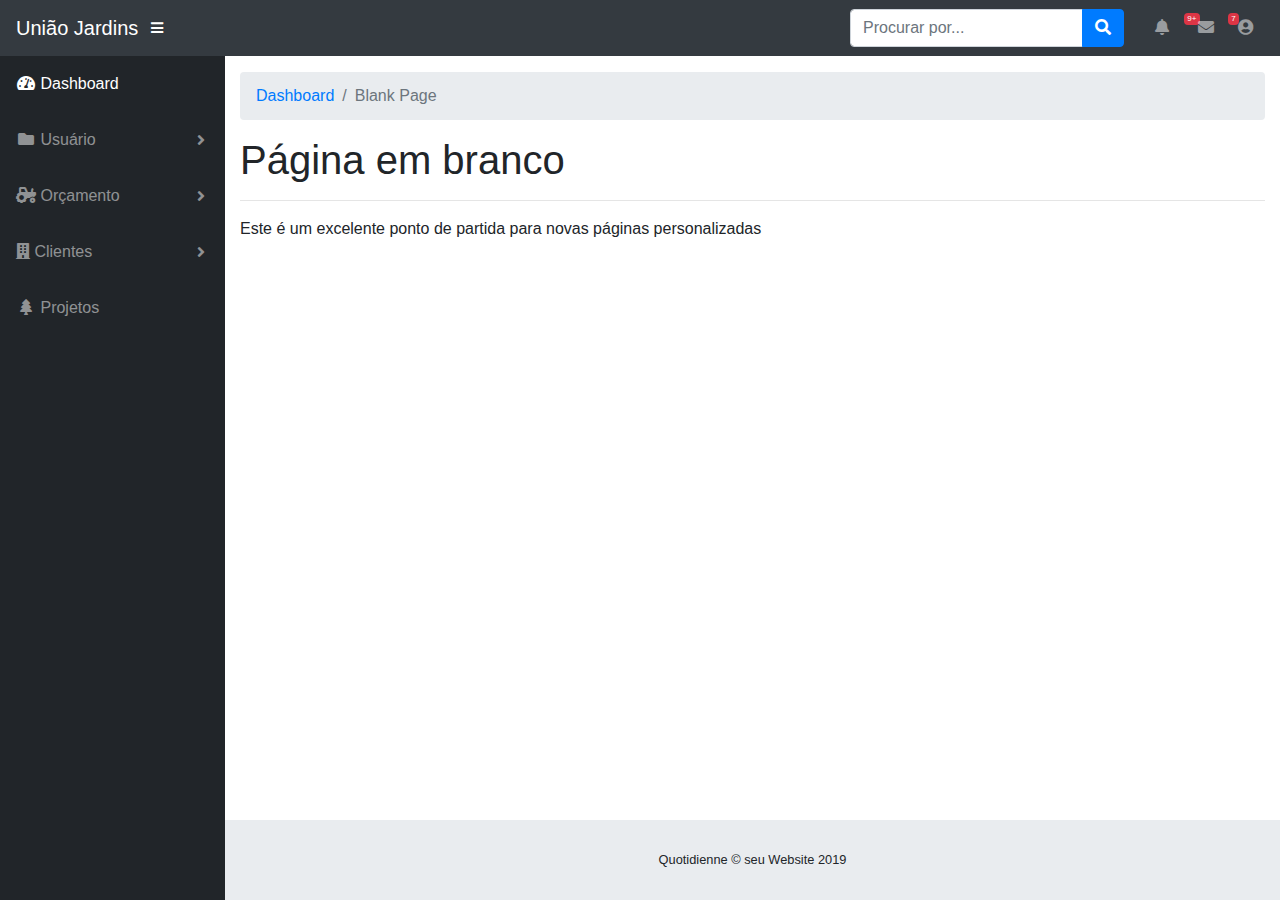
<file: blank.html>
<!DOCTYPE html>
<html lang="en">

<head>

  <meta charset="utf-8">
  <meta http-equiv="X-UA-Compatible" content="IE=edge">
  <meta name="viewport" content="width=device-width, initial-scale=1, shrink-to-fit=no">
  <meta name="description" content="">
  <meta name="author" content="">

  <title>União Jardins - Blank Page</title>

  <!-- Custom fonts for this template-->
  <link href="vendor/fontawesome-free/css/all.min.css" rel="stylesheet" type="text/css">

  <!-- Page level plugin CSS-->
  <link href="vendor/datatables/dataTables.bootstrap4.css" rel="stylesheet">

  <!-- Custom styles for this template-->
  <link href="css/sb-admin.css" rel="stylesheet">

</head>

<body id="page-top">

  <nav class="navbar navbar-expand navbar-dark bg-dark static-top">

    <a class="navbar-brand mr-1" href="index.html">União Jardins</a>

    <button class="btn btn-link btn-sm text-white order-1 order-sm-0" id="sidebarToggle" href="#">
      <i class="fas fa-bars"></i>
    </button>

    <!-- Navbar Search -->
    <form class="d-none d-md-inline-block form-inline ml-auto mr-0 mr-md-3 my-2 my-md-0">
      <div class="input-group">
        <input type="text" class="form-control" placeholder="Procurar por..." aria-label="Search" aria-describedby="basic-addon2">
        <div class="input-group-append">
          <button class="btn btn-primary" type="button">
            <i class="fas fa-search"></i>
          </button>
        </div>
      </div>
    </form>

    <!-- Navbar -->
    <ul class="navbar-nav ml-auto ml-md-0">
      <li class="nav-item dropdown no-arrow mx-1">
        <a class="nav-link dropdown-toggle" href="#" id="alertsDropdown" role="button" data-toggle="dropdown" aria-haspopup="true" aria-expanded="false">
          <i class="fas fa-bell fa-fw"></i>
          <span class="badge badge-danger">9+</span>
        </a>
        <div class="dropdown-menu dropdown-menu-right" aria-labelledby="alertsDropdown">
          <a class="dropdown-item" href="#">Action</a>
          <a class="dropdown-item" href="#">Another action</a>
          <div class="dropdown-divider"></div>
          <a class="dropdown-item" href="#">Something else here</a>
        </div>
      </li>
      <li class="nav-item dropdown no-arrow mx-1">
        <a class="nav-link dropdown-toggle" href="#" id="messagesDropdown" role="button" data-toggle="dropdown" aria-haspopup="true" aria-expanded="false">
          <i class="fas fa-envelope fa-fw"></i>
          <span class="badge badge-danger">7</span>
        </a>
        <div class="dropdown-menu dropdown-menu-right" aria-labelledby="messagesDropdown">
          <a class="dropdown-item" href="#">Action</a>
          <a class="dropdown-item" href="#">Another action</a>
          <div class="dropdown-divider"></div>
          <a class="dropdown-item" href="#">Something else here</a>
        </div>
      </li>
      <li class="nav-item dropdown no-arrow">
        <a class="nav-link dropdown-toggle" href="#" id="userDropdown" role="button" data-toggle="dropdown" aria-haspopup="true" aria-expanded="false">
          <i class="fas fa-user-circle fa-fw"></i>
        </a>
        <div class="dropdown-menu dropdown-menu-right" aria-labelledby="userDropdown">
          <a class="dropdown-item" href="#">Perfil</a>
          <div class="dropdown-divider"></div>
          <a class="dropdown-item" href="#" data-toggle="modal" data-target="#logoutModal">Sair</a>
        </div>
      </li>
    </ul>

  </nav>

  <div id="wrapper">

    <ul class="sidebar navbar-nav">
      <li class="nav-item active">
        <a class="nav-link" href="index.html">
          <i class="fas fa-fw fa-tachometer-alt"></i>
          <span>Dashboard</span>
        </a>
      </li>
      <li class="nav-item dropdown">
        <a class="nav-link dropdown-toggle" href="#" id="pagesDropdown" role="button" data-toggle="dropdown" aria-haspopup="true" aria-expanded="false">
          <i class="fas fa-fw fa-folder"></i>
          <span>Usuário</span>
        </a>
        <div class="dropdown-menu" aria-labelledby="pagesDropdown">
          <!-- <h6 class="dropdown-header">Login Screens:</h6> -->
          <a class="dropdown-item" href="login.html">Login</a>
          <a class="dropdown-item" href="register.html">Register</a>
          <!-- <div class="dropdown-divider"></div>
          <h6 class="dropdown-header">Other Pages:</h6>
          <a class="dropdown-item" href="404.html">404 Page</a>
          <a class="dropdown-item" href="blank.html">Blank Page</a> -->
        </div>
      </li>
      <li class="nav-item dropdown">
        <a class="nav-link dropdown-toggle" href="#" id="pagesDropdown" role="button" data-toggle="dropdown" aria-haspopup="true" aria-expanded="false">
          <i class="fas fa-fw fa-tractor"></i>
          <span>Orçamento</span>
        </a>
        <div class="dropdown-menu" aria-labelledby="pagesDropdown">
          <a class="dropdown-item" href="NovoOrçamento.html">Novo Orçamento</a>
          <a class="dropdown-item" href="tables.html">todos Orçamentos</a>
        </div>
      </li>
      <li class="nav-item dropdown">
        <a class="nav-link dropdown-toggle" href="#" id="pagesDropdown" role="button" data-toggle="dropdown" aria-haspopup="true" aria-expanded="false">
          <i class="fas fa-building"></i>
          <span>Clientes</span>
        </a>
        <div class="dropdown-menu" aria-labelledby="pagesDropdown">
          <a class="dropdown-item" href="NovoOrçamento.html">Novo Cliente</a>
          <a class="dropdown-item" href="tables.html">todos Clientes</a>
        </div>
      </li>
      <li class="nav-item">
        <a class="nav-link" href="charts.html">
          <i class="fas fa-fw fa-tree"></i>
          <span>Projetos</span></a>
      </li>
 
    </ul>

    <div id="content-wrapper">

      <div class="container-fluid">

        <!-- Breadcrumbs-->
        <ol class="breadcrumb">
          <li class="breadcrumb-item">
            <a href="index.html">Dashboard</a>
          </li>
          <li class="breadcrumb-item active">Blank Page</li>
        </ol>

        <!-- Page Content -->
        <h1>Página em branco</h1>
        <hr>
        <p>Este é um excelente ponto de partida para novas páginas personalizadas</p>

      </div>
      <!-- /.container-fluid -->

      <!-- Sticky Footer -->
      <footer class="sticky-footer">
        <div class="container my-auto">
          <div class="copyright text-center my-auto">
            <span>Quotidienne © seu Website 2019</span>
          </div>
        </div>
      </footer>

    </div>
    <!-- /.content-wrapper -->

  </div>
  <!-- /#wrapper -->

  <!-- Scroll to Top Button-->
  <a class="scroll-to-top rounded" href="#page-top">
    <i class="fas fa-angle-up"></i>
  </a>

  <!-- Logout Modal-->
  <div class="modal fade" id="logoutModal" tabindex="-1" role="dialog" aria-labelledby="exampleModalLabel" aria-hidden="true">
    <div class="modal-dialog" role="document">
      <div class="modal-content">
        <div class="modal-header">
          <h5 class="modal-title" id="exampleModalLabel">Ready to Leave?</h5>
          <button class="close" type="button" data-dismiss="modal" aria-label="Close">
            <span aria-hidden="true">×</span>
          </button>
        </div>
        <div class="modal-body">Select "Logout" below if you are ready to end your current session.</div>
        <div class="modal-footer">
          <button class="btn btn-secondary" type="button" data-dismiss="modal">Cancel</button>
          <a class="btn btn-primary" href="login.html">Logout</a>
        </div>
      </div>
    </div>
  </div>

  <!-- Bootstrap core JavaScript-->
  <script src="vendor/jquery/jquery.min.js"></script>
  <script src="vendor/bootstrap/js/bootstrap.bundle.min.js"></script>

  <!-- Core plugin JavaScript-->
  <script src="vendor/jquery-easing/jquery.easing.min.js"></script>

  <!-- Custom scripts for all pages-->
  <script src="js/sb-admin.min.js"></script>

</body>

</html>
</file>
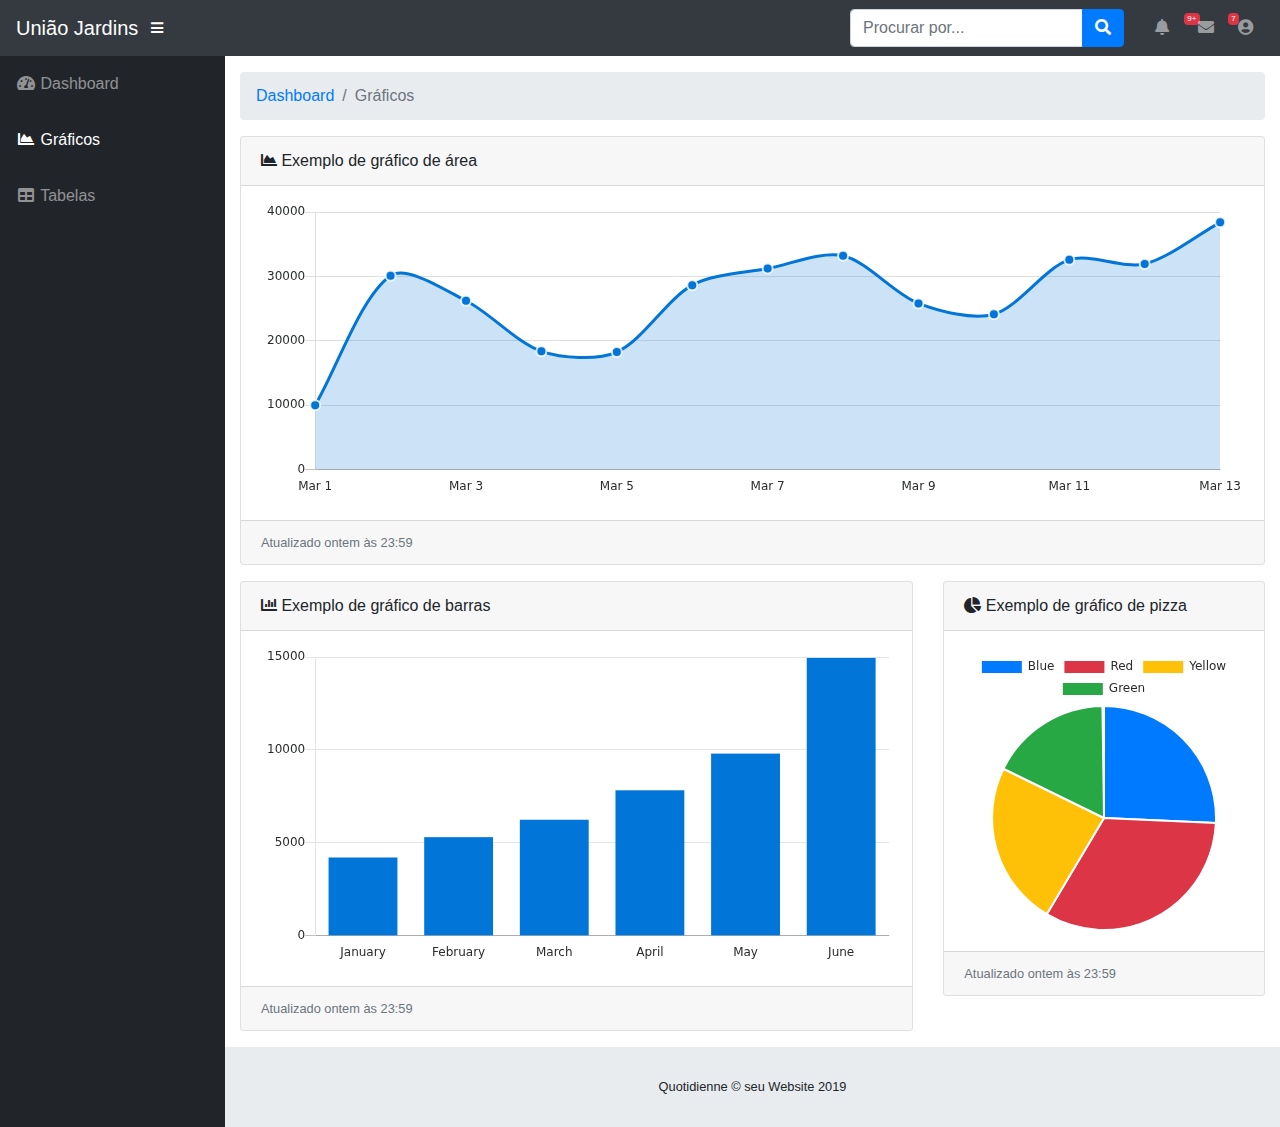
<file: charts.html>
<!DOCTYPE html>
<html lang="en">

<head>

  <meta charset="utf-8">
  <meta http-equiv="X-UA-Compatible" content="IE=edge">
  <meta name="viewport" content="width=device-width, initial-scale=1, shrink-to-fit=no">
  <meta name="description" content="">
  <meta name="author" content="">

  <title>União Jardins</title>

  <!-- Custom fonts for this template-->
  <link href="vendor/fontawesome-free/css/all.min.css" rel="stylesheet" type="text/css">

  <!-- Page level plugin CSS-->
  <link href="vendor/datatables/dataTables.bootstrap4.css" rel="stylesheet">

  <!-- Custom styles for this template-->
  <link href="css/sb-admin.css" rel="stylesheet">

</head>

<body id="page-top">

  <nav class="navbar navbar-expand navbar-dark bg-dark static-top">

    <a class="navbar-brand mr-1" href="index.html">União Jardins</a>

    <button class="btn btn-link btn-sm text-white order-1 order-sm-0" id="sidebarToggle" href="#">
      <i class="fas fa-bars"></i>
    </button>

    <!-- Navbar Search -->
    <form class="d-none d-md-inline-block form-inline ml-auto mr-0 mr-md-3 my-2 my-md-0">
      <div class="input-group">
        <input type="text" class="form-control" placeholder="Procurar por..." aria-label="Search" aria-describedby="basic-addon2">
        <div class="input-group-append">
          <button class="btn btn-primary" type="button">
            <i class="fas fa-search"></i>
          </button>
        </div>
      </div>
    </form>

    <!-- Navbar -->
    <ul class="navbar-nav ml-auto ml-md-0">
      <li class="nav-item dropdown no-arrow mx-1">
        <a class="nav-link dropdown-toggle" href="#" id="alertsDropdown" role="button" data-toggle="dropdown" aria-haspopup="true" aria-expanded="false">
          <i class="fas fa-bell fa-fw"></i>
          <span class="badge badge-danger">9+</span>
        </a>
        <div class="dropdown-menu dropdown-menu-right" aria-labelledby="alertsDropdown">
          <a class="dropdown-item" href="#">Action</a>
          <a class="dropdown-item" href="#">Another action</a>
          <div class="dropdown-divider"></div>
          <a class="dropdown-item" href="#">Something else here</a>
        </div>
      </li>
      <li class="nav-item dropdown no-arrow mx-1">
        <a class="nav-link dropdown-toggle" href="#" id="messagesDropdown" role="button" data-toggle="dropdown" aria-haspopup="true" aria-expanded="false">
          <i class="fas fa-envelope fa-fw"></i>
          <span class="badge badge-danger">7</span>
        </a>
        <div class="dropdown-menu dropdown-menu-right" aria-labelledby="messagesDropdown">
          <a class="dropdown-item" href="#">Action</a>
          <a class="dropdown-item" href="#">Another action</a>
          <div class="dropdown-divider"></div>
          <a class="dropdown-item" href="#">Something else here</a>
        </div>
      </li>
      <li class="nav-item dropdown no-arrow">
        <a class="nav-link dropdown-toggle" href="#" id="userDropdown" role="button" data-toggle="dropdown" aria-haspopup="true" aria-expanded="false">
          <i class="fas fa-user-circle fa-fw"></i>
        </a>
        <div class="dropdown-menu dropdown-menu-right" aria-labelledby="userDropdown">
          <a class="dropdown-item" href="#">Perfil</a>
          <div class="dropdown-divider"></div>
          <a class="dropdown-item" href="#" data-toggle="modal" data-target="#logoutModal">Sair</a>
        </div>
      </li>
    </ul>

  </nav>

  <div id="wrapper">

    <!-- Sidebar -->
    <ul class="sidebar navbar-nav">
      <li class="nav-item">
        <a class="nav-link" href="index.html">
          <i class="fas fa-fw fa-tachometer-alt"></i>
          <span>Dashboard</span>
        </a>
      </li>
      <li class="nav-item active">
        <a class="nav-link" href="charts.html">
          <i class="fas fa-fw fa-chart-area"></i>
          <span>Gráficos</span></a>
      </li>
      <li class="nav-item">
        <a class="nav-link" href="tables.html">
          <i class="fas fa-fw fa-table"></i>
          <span>Tabelas</span></a>
      </li>
    </ul>

    <div id="content-wrapper">

      <div class="container-fluid">

        <!-- Breadcrumbs-->
        <ol class="breadcrumb">
          <li class="breadcrumb-item">
            <a href="#">Dashboard</a>
          </li>
          <li class="breadcrumb-item active">Gráficos</li>
        </ol>

        <!-- Area Chart Example-->
        <div class="card mb-3">
          <div class="card-header">
            <i class="fas fa-chart-area"></i>
           Exemplo de gráfico de área</div>
          <div class="card-body">
            <canvas id="myAreaChart" width="100%" height="30"></canvas>
          </div>
          <div class="card-footer small text-muted">
            Atualizado ontem às 23:59
          </div>
        </div>

        <div class="row">
          <div class="col-lg-8">
            <div class="card mb-3">
              <div class="card-header">
                <i class="fas fa-chart-bar"></i>
                Exemplo de gráfico de barras</div>
              <div class="card-body">
                <canvas id="myBarChart" width="100%" height="50"></canvas>
              </div>
              <div class="card-footer small text-muted">
                Atualizado ontem às 23:59
              </div>
            </div>
          </div>
          <div class="col-lg-4">
            <div class="card mb-3">
              <div class="card-header">
                <i class="fas fa-chart-pie"></i>
                Exemplo de gráfico de pizza</div>
              <div class="card-body">
                <canvas id="myPieChart" width="100%" height="100"></canvas>
              </div>
              <div class="card-footer small text-muted">
                Atualizado ontem às 23:59
              </div>
            </div>
          </div>
        </div>

        <!-- <p class="small text-center text-muted my-5">
          <em>More chart examples coming soon...</em>
        </p> -->

      </div>
      <!-- /.container-fluid -->

      <!-- Sticky Footer -->
      <footer class="sticky-footer">
        <div class="container my-auto">
          <div class="copyright text-center my-auto">
            <span>Quotidienne © seu Website 2019</span>
          </div>
        </div>
      </footer>

    </div>
    <!-- /.content-wrapper -->

  </div>
  <!-- /#wrapper -->

  <!-- Scroll to Top Button-->
  <a class="scroll-to-top rounded" href="#page-top">
    <i class="fas fa-angle-up"></i>
  </a>

  <!-- Logout Modal-->
  <div class="modal fade" id="logoutModal" tabindex="-1" role="dialog" aria-labelledby="exampleModalLabel" aria-hidden="true">
    <div class="modal-dialog" role="document">
      <div class="modal-content">
        <div class="modal-header">
          <h5 class="modal-title" id="exampleModalLabel">Ready to Leave?</h5>
          <button class="close" type="button" data-dismiss="modal" aria-label="Close">
            <span aria-hidden="true">×</span>
          </button>
        </div>
        <div class="modal-body">Select "Logout" below if you are ready to end your current session.</div>
        <div class="modal-footer">
          <button class="btn btn-secondary" type="button" data-dismiss="modal">Cancel</button>
          <a class="btn btn-primary" href="login.html">Logout</a>
        </div>
      </div>
    </div>
  </div>

  <!-- Bootstrap core JavaScript-->
  <script src="vendor/jquery/jquery.min.js"></script>
  <script src="vendor/bootstrap/js/bootstrap.bundle.min.js"></script>

  <!-- Core plugin JavaScript-->
  <script src="vendor/jquery-easing/jquery.easing.min.js"></script>

  <!-- Page level plugin JavaScript-->
  <script src="vendor/chart.js/Chart.min.js"></script>

  <!-- Custom scripts for all pages-->
  <script src="js/sb-admin.min.js"></script>

  <!-- Demo scripts for this page-->
  <script src="js/demo/chart-area-demo.js"></script>
  <script src="js/demo/chart-bar-demo.js"></script>
  <script src="js/demo/chart-pie-demo.js"></script>

</body>

</html>
</file>
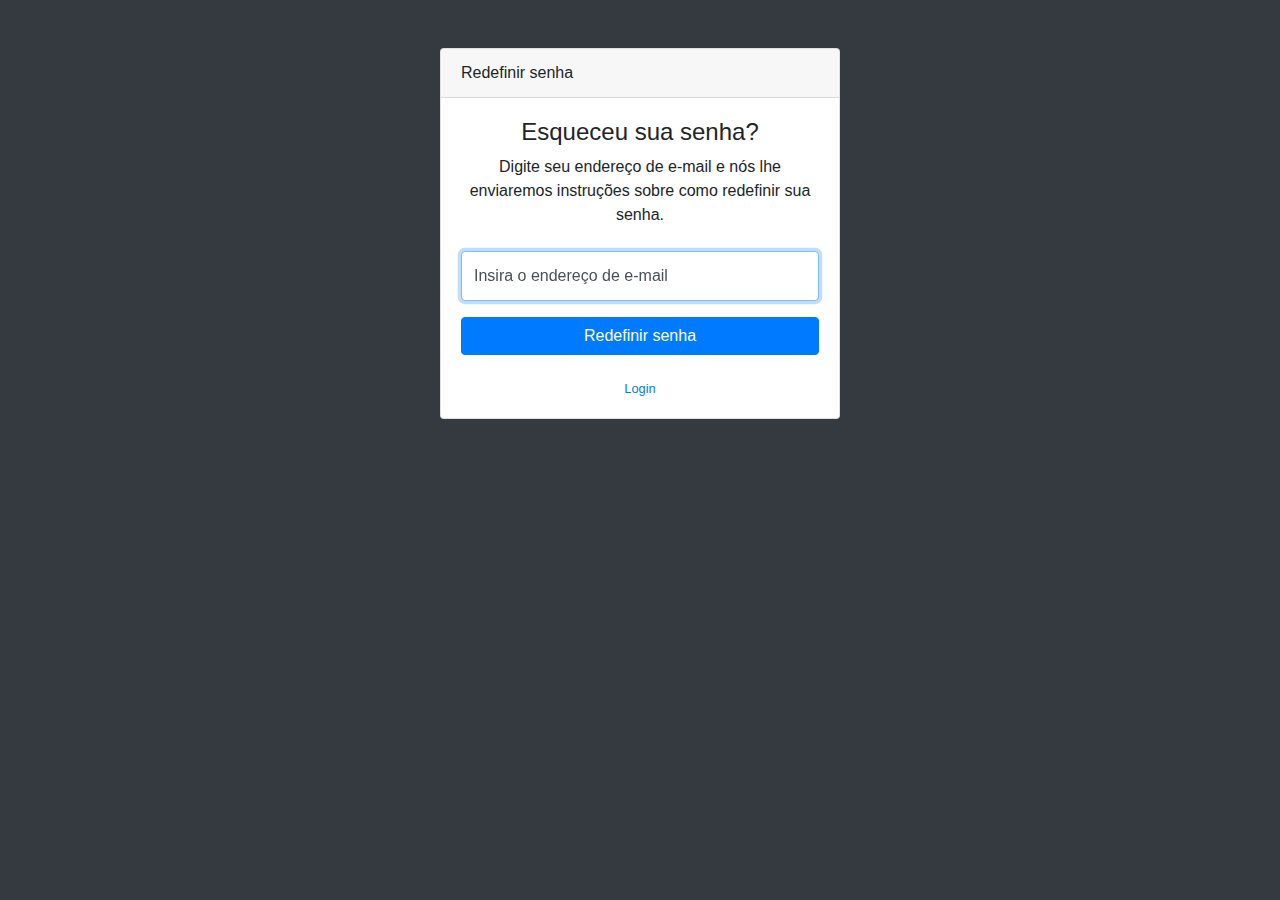
<file: forgot-password.html>
<!DOCTYPE html>
<html lang="en">

<head>

  <meta charset="utf-8">
  <meta http-equiv="X-UA-Compatible" content="IE=edge">
  <meta name="viewport" content="width=device-width, initial-scale=1, shrink-to-fit=no">
  <meta name="description" content="">
  <meta name="author" content="">

  <title>União Jardins - Redefinir senha</title>

  <!-- Custom fonts for this template-->
  <link href="vendor/fontawesome-free/css/all.min.css" rel="stylesheet" type="text/css">

  <!-- Custom styles for this template-->
  <link href="css/sb-admin.css" rel="stylesheet">

</head>

<body class="bg-dark">

  <div class="container">
    <div class="card card-login mx-auto mt-5">
      <div class="card-header">Redefinir senha</div>
      <div class="card-body">
        <div class="text-center mb-4">
          <h4>Esqueceu sua senha?</h4>
          <p>Digite seu endereço de e-mail e nós lhe enviaremos instruções sobre como redefinir sua senha.</p>
        </div>
        <form>
          <div class="form-group">
            <div class="form-label-group">
              <input type="email" id="inputEmail" class="form-control" placeholder="Enter email address" required="required" autofocus="autofocus">
              <label for="inputEmail">Insira o endereço de e-mail</label>
            </div>
          </div>
          <a class="btn btn-primary btn-block" href="login.html">Redefinir senha</a>
        </form>
        <div class="text-center">
         <br><a class="d-block small" href="login.html">Login</a>
        </div>
      </div>
    </div>
  </div>

  <!-- Bootstrap core JavaScript-->
  <script src="vendor/jquery/jquery.min.js"></script>
  <script src="vendor/bootstrap/js/bootstrap.bundle.min.js"></script>

  <!-- Core plugin JavaScript-->
  <script src="vendor/jquery-easing/jquery.easing.min.js"></script>

</body>

</html>
</file>
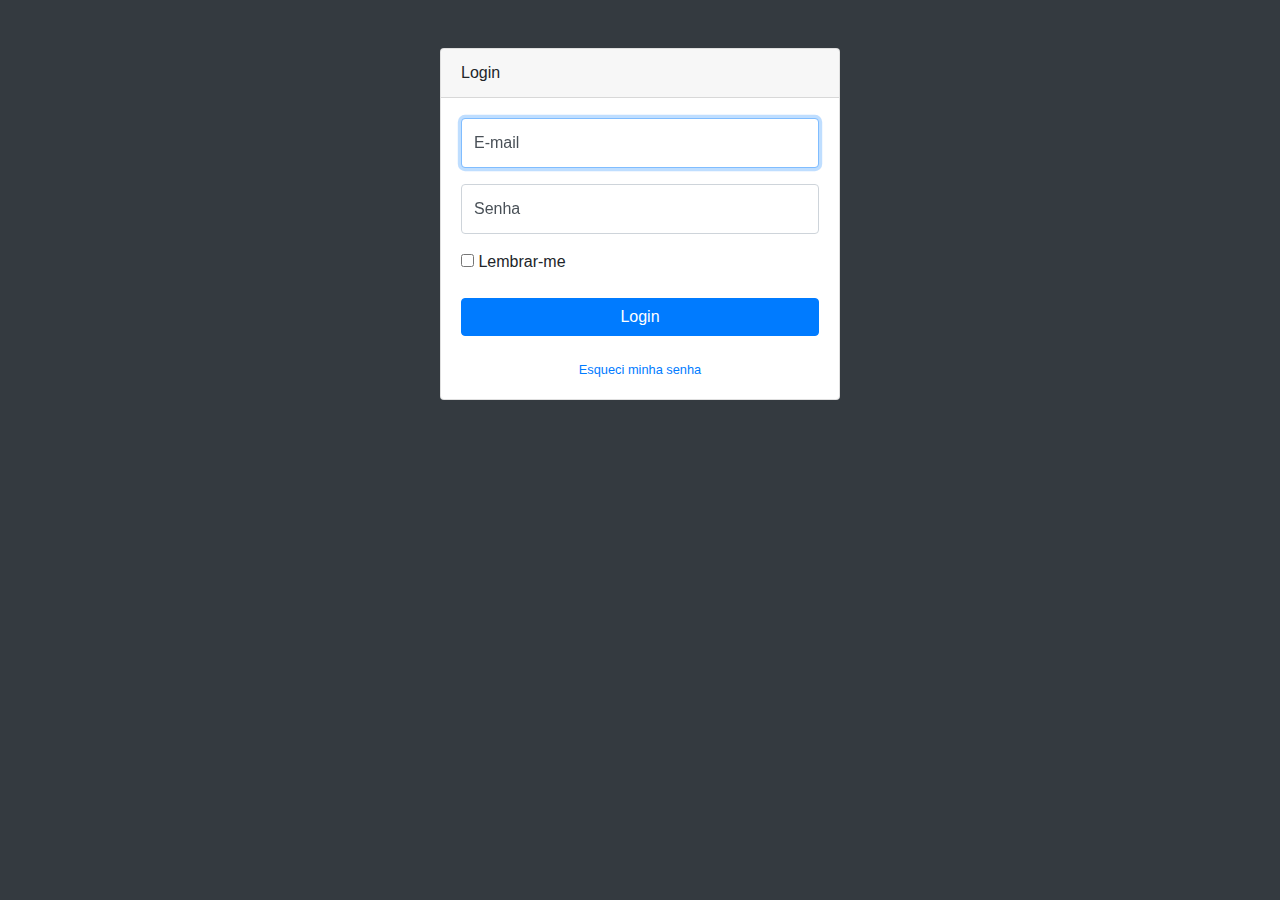
<file: login.html>
<!DOCTYPE html>
<html lang="en">

<head>

  <meta charset="utf-8">
  <meta http-equiv="X-UA-Compatible" content="IE=edge">
  <meta name="viewport" content="width=device-width, initial-scale=1, shrink-to-fit=no">
  <meta name="description" content="">
  <meta name="author" content="">

  <title>União Jardins - Login</title>

  <!-- Custom fonts for this template-->
  <link href="vendor/fontawesome-free/css/all.min.css" rel="stylesheet" type="text/css">

  <!-- Custom styles for this template-->
  <link href="css/sb-admin.css" rel="stylesheet">

</head>

<body class="bg-dark">

  <div class="container">
    <div class="card card-login mx-auto mt-5">
      <div class="card-header">Login</div>
      <div class="card-body">
        <form>
          <div class="form-group">
            <div class="form-label-group">
              <input type="email" id="inputEmail" class="form-control" placeholder="Email address" required="required" autofocus="autofocus">
              <label for="inputEmail">E-mail </label>
            </div>
          </div>
          <div class="form-group">
            <div class="form-label-group">
              <input type="password" id="inputPassword" class="form-control" placeholder="Password" required="required">
              <label for="inputPassword">Senha</label>
            </div>
          </div>
          <div class="form-group">
            <div class="checkbox">
              <label>
                <input type="checkbox" value="remember-me">
                Lembrar-me
              </label>
            </div>
          </div>
          <a class="btn btn-primary btn-block" href="index.html">Login</a>
        </form>
        <div class="text-center">
          <br><a class="d-block small" href="forgot-password.html">Esqueci minha senha</a>
        </div>
      </div>
    </div>
  </div>

  <!-- Bootstrap core JavaScript-->
  <script src="vendor/jquery/jquery.min.js"></script>
  <script src="vendor/bootstrap/js/bootstrap.bundle.min.js"></script>

  <!-- Core plugin JavaScript-->
  <script src="vendor/jquery-easing/jquery.easing.min.js"></script>

</body>

</html>
</file>
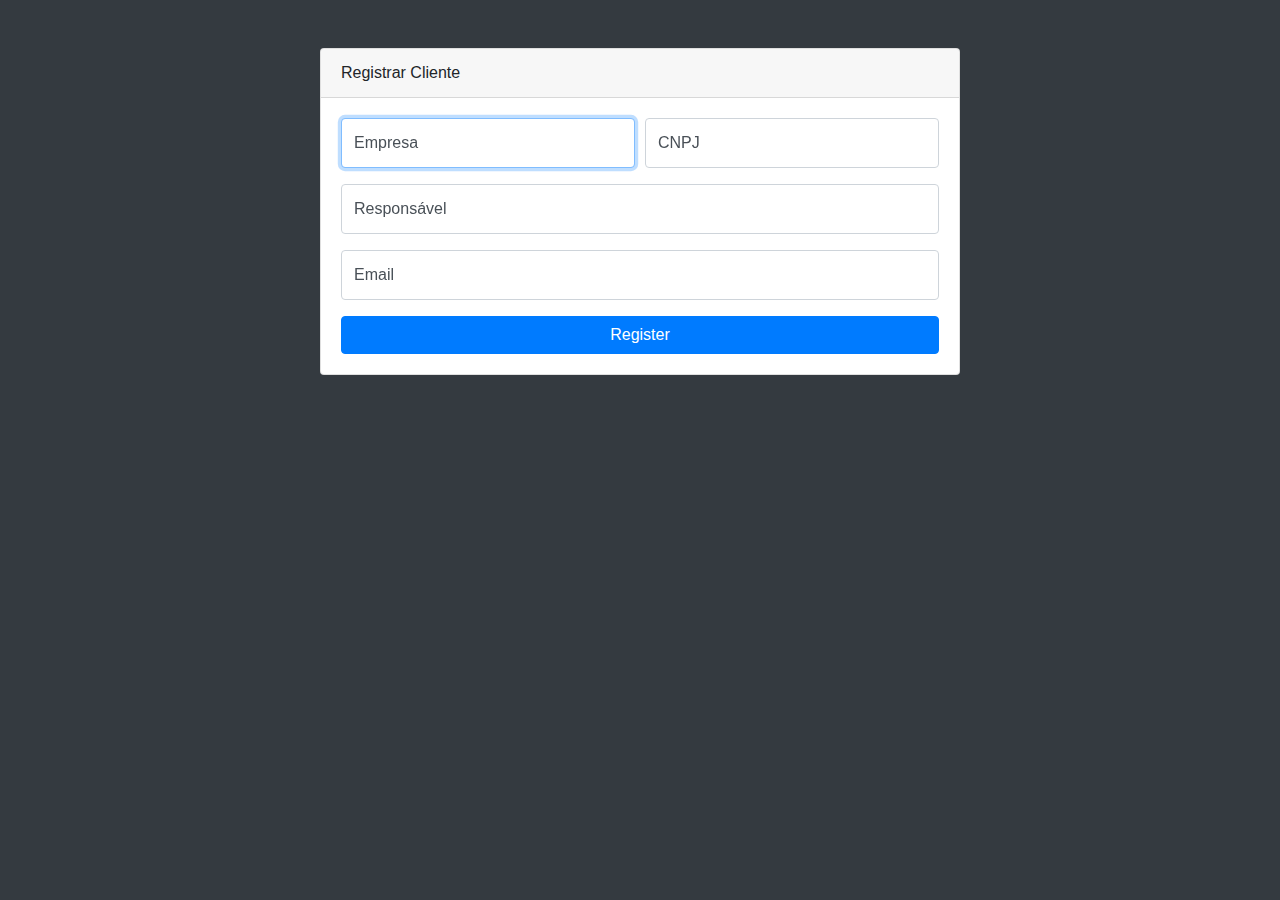
<file: NovoCliente.html>
<!DOCTYPE html>
<html lang="en">

<head>

  <meta charset="utf-8">
  <meta http-equiv="X-UA-Compatible" content="IE=edge">
  <meta name="viewport" content="width=device-width, initial-scale=1, shrink-to-fit=no">
  <meta name="description" content="">
  <meta name="author" content="">

  <title>União Jardins</title>

  <!-- Custom fonts for this template-->
  <link href="vendor/fontawesome-free/css/all.min.css" rel="stylesheet" type="text/css">

  <!-- Custom styles for this template-->
  <link href="css/sb-admin.css" rel="stylesheet">

</head>

<body class="bg-dark">

  <div class="container">
    <div class="card card-register mx-auto mt-5">
      <div class="card-header">Registrar Cliente</div>
      <div class="card-body">
        <form>
          <div class="form-group">
            <div class="form-row">
              <div class="col-md-6">
                <div class="form-label-group">
                  <input type="text" id="firstName" class="form-control" placeholder="First name" required="required" autofocus="autofocus">
                  <label for="firstName">Empresa</label>
                </div>
              </div>
              <div class="col-md-6">
                <div class="form-label-group">
                  <input type="text" id="lastName" class="form-control" placeholder="Last name" required="required">
                  <label for="lastName">CNPJ</label>
                </div>
              </div>
            </div>
          </div>
          <div class="form-group">
            <div class="form-label-group">
              <input type="email" id="inputEmail" class="form-control" placeholder="Email address" required="required">
              <label for="inputEmail">Responsável</label>
            </div>
          </div>
          <div class="form-group">
            <div class="form-label-group">
              <input type="email" id="inputEmail" class="form-control" placeholder="Email address" required="required">
              <label for="inputEmail">Email</label>
            </div>
          </div>
          <a class="btn btn-primary btn-block" href="index.html">Register</a>
        </form>
        
      </div>
    </div>
  </div>

  <!-- Bootstrap core JavaScript-->
  <script src="vendor/jquery/jquery.min.js"></script>
  <script src="vendor/bootstrap/js/bootstrap.bundle.min.js"></script>

  <!-- Core plugin JavaScript-->
  <script src="vendor/jquery-easing/jquery.easing.min.js"></script>

</body>

</html>
</file>
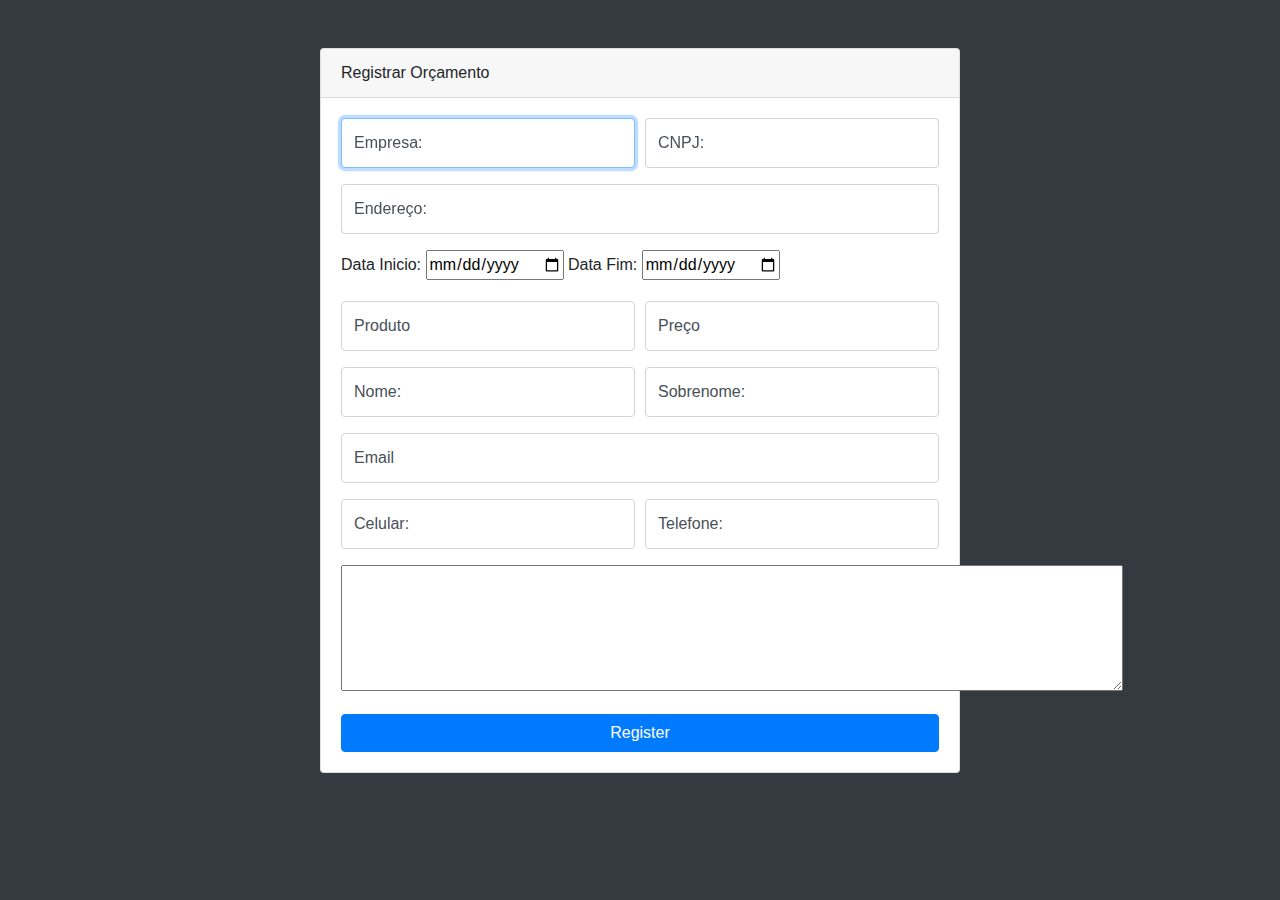
<file: NovoOrçamento.html>
<!DOCTYPE html>
<html lang="en">

<head>

  <meta charset="utf-8">
  <meta http-equiv="X-UA-Compatible" content="IE=edge">
  <meta name="viewport" content="width=device-width, initial-scale=1, shrink-to-fit=no">
  <meta name="description" content="">
  <meta name="author" content="">

  <title>União Jardins</title>

  <!-- Custom fonts for this template-->
  <link href="vendor/fontawesome-free/css/all.min.css" rel="stylesheet" type="text/css">

  <!-- Custom styles for this template-->
  <link href="css/sb-admin.css" rel="stylesheet">

</head>

<body class="bg-dark">

  <div class="container">
    <div class="card card-register mx-auto mt-5">
      <div class="card-header">Registrar Orçamento</div>
      <div class="card-body">
        <form>
            <div class="form-group">
                <div class="form-row">
                  <div class="col-md-6">
                    <div class="form-label-group">
                      <input type="text" id="empresa" class="form-control" placeholder="Empresa" required="required" autofocus="autofocus">
                      <label for="empresa">Empresa: </label>
                    </div>
                  </div>
                  <div class="col-md-6">
                    <div class="form-label-group">
                      <input type="text" id="cnpj" class="form-control" placeholder="CNPJ" required="required" autofocus="autofocus">
                      <label for="cnpj">CNPJ:</label>
                    </div>
                  </div>
                </div>
            </div>
            <div class="form-group">
                <div class="form-label-group">
                  <input type="text" id="enderco" class="form-control" placeholder="endereco" required="required" autofocus="autofocus">
                  <label for="inputEnderco">Endereço:</label>
                </div>
            </div>
            <div class="form-group" >
                <label>Data Inicio: </label>
                <input  id="date" type="date">
                <label>Data Fim: </label>
                <input id="date" type="date">
            </div>
            <div class="form-group">
                <div class="form-row">
                    <div class="col-md-6">
                        <div class="form-label-group">
                            <input type="text" id="Produto" class="form-control" placeholder="Produto" required="required"autofocus="autofocus">
                            <label for="inputProduto">Produto</label>
                        </div>
                    </div>
                    <div class="col-md-6">
                        <div class="form-label-group">
                          <input type="number" id="valor" class="form-control" placeholder="Preco" required="required">
                          <label for="preco">Preço</label>
                        </div>
                      </div>
                </div>
            </div>    
          <div class="form-group">
            <div class="form-row">
              <div class="col-md-6">
                <div class="form-label-group">
                  <input type="text" id="firstName" class="form-control" placeholder="First name" required="required" autofocus="autofocus">
                  <label for="firstName">Nome:</label>
                </div>
              </div>
              <div class="col-md-6">
                <div class="form-label-group">
                  <input type="text" id="lastName" class="form-control" placeholder="Last name" required="required">
                  <label for="lastName">Sobrenome:</label>
                </div>
              </div>
            </div>
          </div>
          <div class="form-group">
            <div class="form-label-group">
              <input type="email" id="inputEmail" class="form-control" placeholder="Email address" required="required">
              <label for="inputEmail">Email</label>
            </div>
          </div>
          <div class="form-group">
            <div class="form-row">
              <div class="col-md-6">
                <div class="form-label-group">
                  <input type="tel" id="inputCelular" class="form-control" placeholder="Celular" required="required">
                  <label for="inputCelular">Celular:</label>
                </div>
              </div>
              <div class="col-md-6">
                <div class="form-label-group">
                  <input type="tel" id="confirmTelefome" class="form-control" placeholder="Telefone" required="required">
                  <label for="confirmTelefone">Telefone:</label>
                </div>
              </div>
            </div>
          </div>
          <div class="form-group">
            <textarea rows="5" cols="82" maxlength="500"></textarea>
          </div>  
          <a class="btn btn-primary btn-block" href="index.html">Register</a>
        </form>
      </div>
    </div>
  </div>

  <!-- Bootstrap core JavaScript-->
  <script src="vendor/jquery/jquery.min.js"></script>
  <script src="vendor/bootstrap/js/bootstrap.bundle.min.js"></script>

  <!-- Core plugin JavaScript-->
  <script src="vendor/jquery-easing/jquery.easing.min.js"></script>

</body>

</html>
</file>
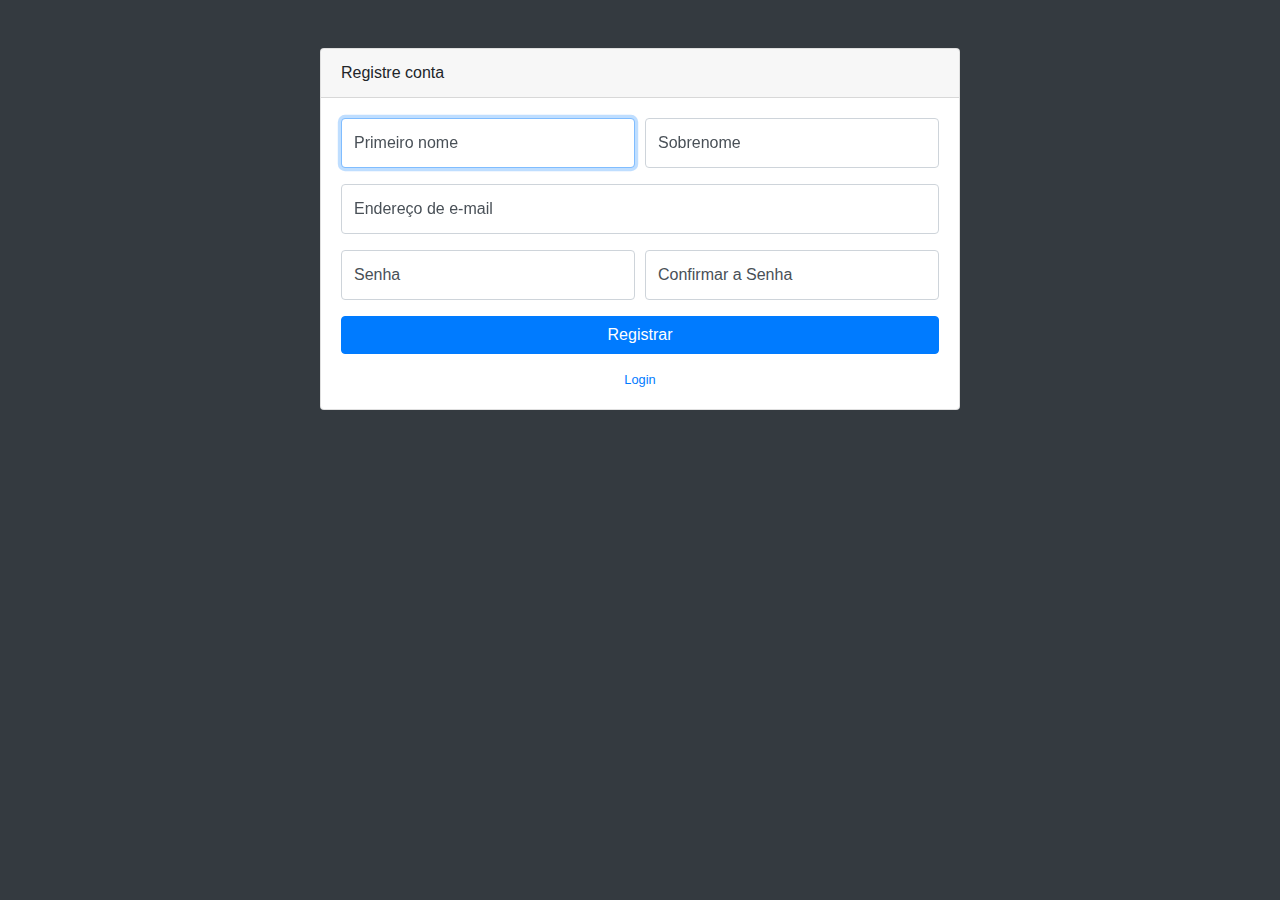
<file: register.html>
<!DOCTYPE html>
<html lang="en">

<head>

  <meta charset="utf-8">
  <meta http-equiv="X-UA-Compatible" content="IE=edge">
  <meta name="viewport" content="width=device-width, initial-scale=1, shrink-to-fit=no">
  <meta name="description" content="">
  <meta name="author" content="">

  <title>União Jardins</title>

  <!-- Custom fonts for this template-->
  <link href="vendor/fontawesome-free/css/all.min.css" rel="stylesheet" type="text/css">

  <!-- Custom styles for this template-->
  <link href="css/sb-admin.css" rel="stylesheet">

</head>

<body class="bg-dark">

  <div class="container">
    <div class="card card-register mx-auto mt-5">
      <div class="card-header">Registre conta</div>
      <div class="card-body">
        <form>
          <div class="form-group">
            <div class="form-row">
              <div class="col-md-6">
                <div class="form-label-group">
                  <input type="text" id="firstName" class="form-control" placeholder="First name" required="required" autofocus="autofocus">
                  <label for="firstName">Primeiro nome</label>
                </div>
              </div>
              <div class="col-md-6">
                <div class="form-label-group">
                  <input type="text" id="lastName" class="form-control" placeholder="Last name" required="required">
                  <label for="lastName">Sobrenome</label>
                </div>
              </div>
            </div>
          </div>
          <div class="form-group">
            <div class="form-label-group">
              <input type="email" id="inputEmail" class="form-control" placeholder="Email address" required="required">
              <label for="inputEmail">Endereço de e-mail</label>
            </div>
          </div>
          <div class="form-group">
            <div class="form-row">
              <div class="col-md-6">
                <div class="form-label-group">
                  <input type="password" id="inputPassword" class="form-control" placeholder="Password" required="required">
                  <label for="inputPassword">Senha</label>
                </div>
              </div>
              <div class="col-md-6">
                <div class="form-label-group">
                  <input type="password" id="confirmPassword" class="form-control" placeholder="Confirm password" required="required">
                  <label for="confirmPassword">Confirmar a Senha</label>
                </div>
              </div>
            </div>
          </div>
          <a class="btn btn-primary btn-block" href="login.html">Registrar</a>
        </form>
        <div class="text-center">
          <a class="d-block small mt-3" href="login.html">Login</a>
        </div>
      </div>
    </div>
  </div>

  <!-- Bootstrap core JavaScript-->
  <script src="vendor/jquery/jquery.min.js"></script>
  <script src="vendor/bootstrap/js/bootstrap.bundle.min.js"></script>

  <!-- Core plugin JavaScript-->
  <script src="vendor/jquery-easing/jquery.easing.min.js"></script>

</body>

</html>
</file>
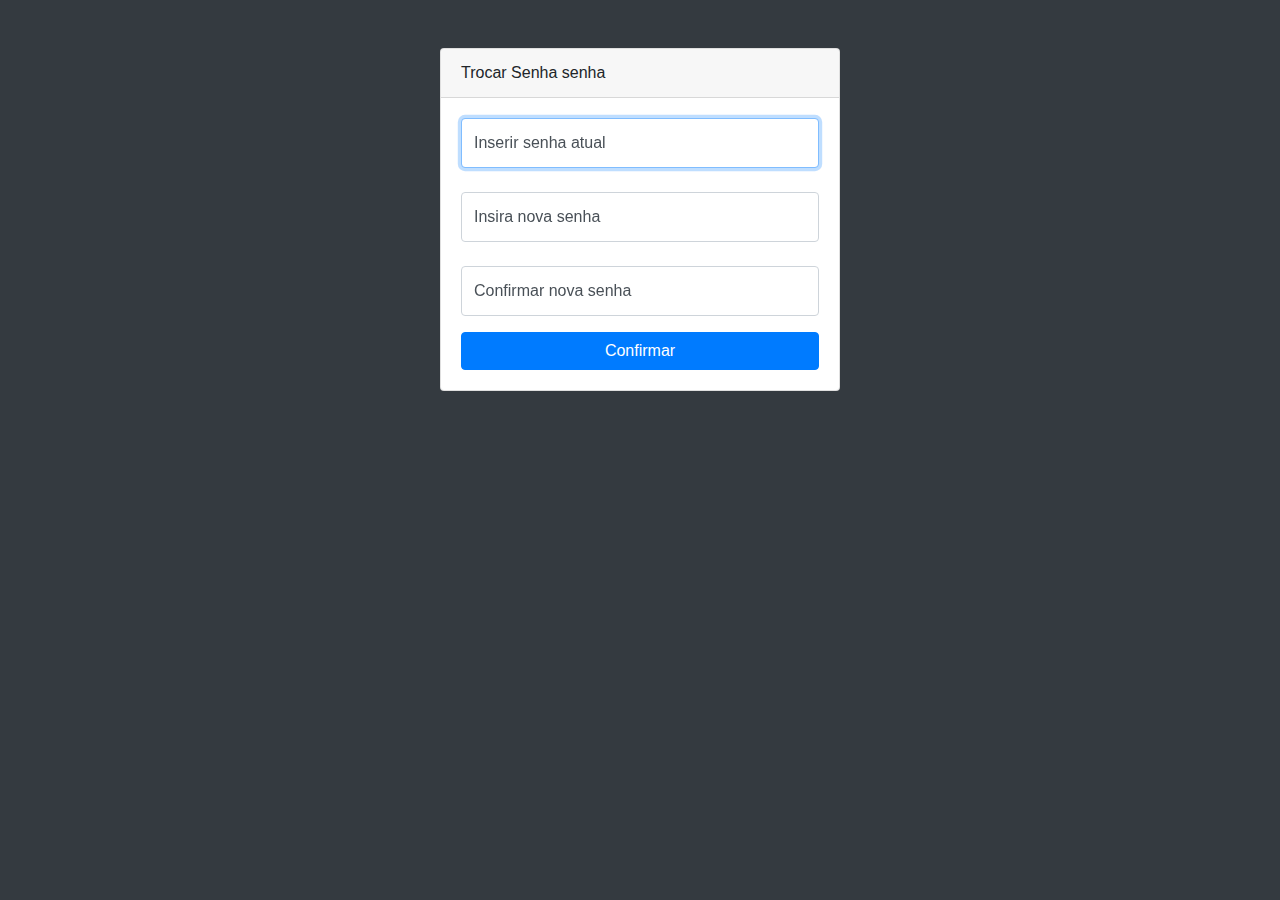
<file: TrocarSenha.html>
<!DOCTYPE html>
<html lang="en">

<head>

  <meta charset="utf-8">
  <meta http-equiv="X-UA-Compatible" content="IE=edge">
  <meta name="viewport" content="width=device-width, initial-scale=1, shrink-to-fit=no">
  <meta name="description" content="">
  <meta name="author" content="">

  <title>União Jardins - Redefinir senha</title>

  <!-- Custom fonts for this template-->
  <link href="vendor/fontawesome-free/css/all.min.css" rel="stylesheet" type="text/css">

  <!-- Custom styles for this template-->
  <link href="css/sb-admin.css" rel="stylesheet">

</head>

<body class="bg-dark">

  <div class="container">
    <div class="card card-login mx-auto mt-5">
      <div class="card-header">Trocar Senha senha</div>
      <div class="card-body">
    
        <form>
          <div class="form-group">
            <div class="form-label-group">
                <input type="password" id="inputsenha" class="form-control" placeholder="Senha" required="required" autofocus="autofocus">
                <label for="inputsenha">Inserir senha atual</label>
              </div><br>
            <div class="form-label-group">
              <input type="password" id="inputNsenha" class="form-control" placeholder="Nova Senha" required="required" autofocus="autofocus">
              <label for="inputNsenha">Insira nova senha</label>
            </div><br>
            <div class="form-label-group">
                <input type="password" id="inputCsenha" class="form-control" placeholder="Confirmar Senha" required="required" autofocus="autofocus">
                <label for="inputCsenha">Confirmar nova senha</label>
              </div>
          </div>
          <a class="btn btn-primary btn-block" href="index.html">Confirmar</a>
        </form>
      </div>
    </div>
  </div>

  <!-- Bootstrap core JavaScript-->
  <script src="vendor/jquery/jquery.min.js"></script>
  <script src="vendor/bootstrap/js/bootstrap.bundle.min.js"></script>

  <!-- Core plugin JavaScript-->
  <script src="vendor/jquery-easing/jquery.easing.min.js"></script>

</body>

</html>
</file>
